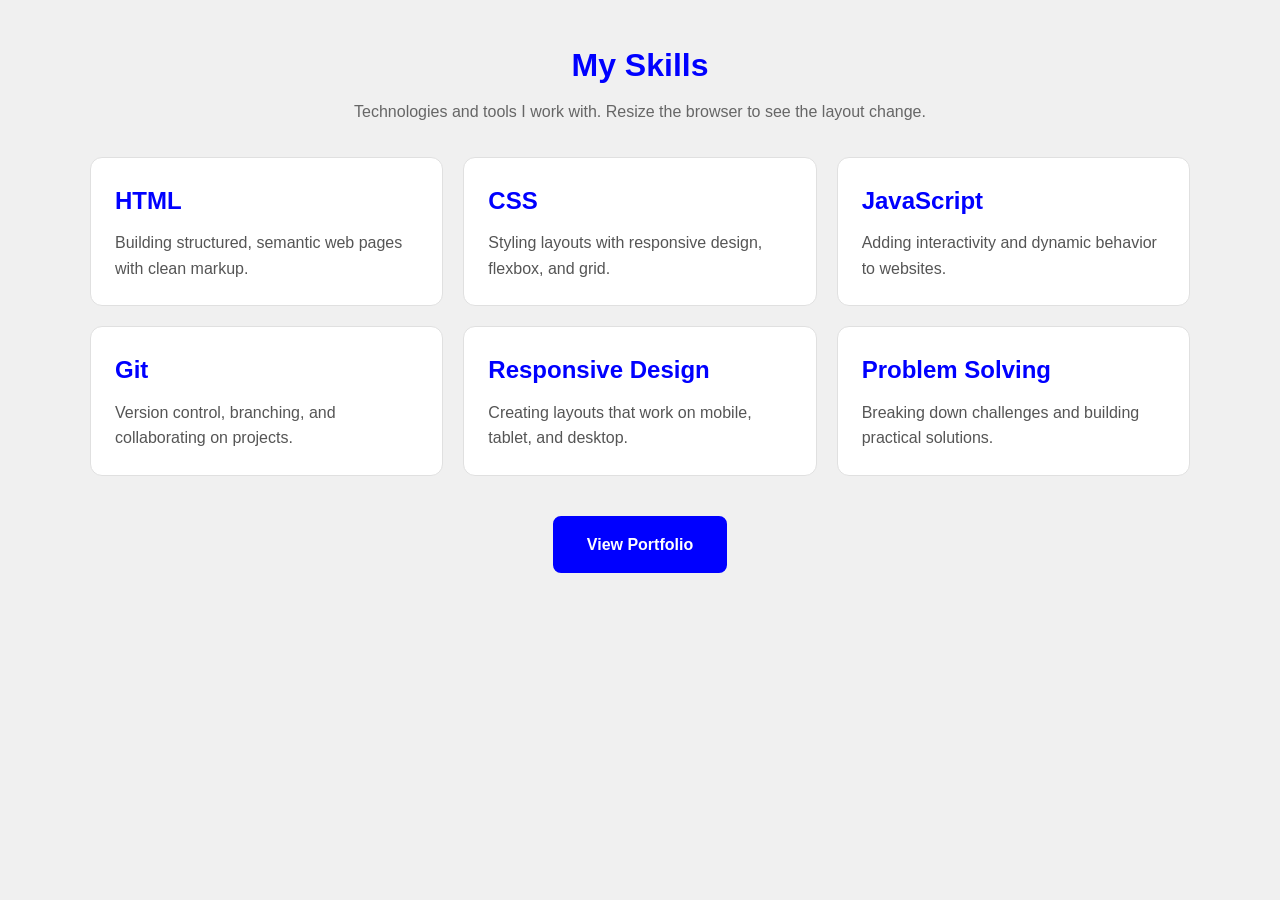
<file: skills.html>
<!DOCTYPE html>
<html lang="en">
<head>
    <meta charset="UTF-8">
    <meta name="viewport" content="width=device-width, initial-scale=1.0">
    <title>My Skills</title>
    <link rel="stylesheet" href="style.css">
</head>
<body class="skills-page">
    <header class="skills-header">
        <h1>My Skills</h1>
        <p>Technologies and tools I work with. Resize the browser to see the layout change.</p>
    </header>

    <main class="skills-container">
        <article class="skill-card">
            <h2>HTML</h2>
            <p>Building structured, semantic web pages with clean markup.</p>
        </article>

        <article class="skill-card">
            <h2>CSS</h2>
            <p>Styling layouts with responsive design, flexbox, and grid.</p>
        </article>

        <article class="skill-card">
            <h2>JavaScript</h2>
            <p>Adding interactivity and dynamic behavior to websites.</p>
        </article>

        <article class="skill-card">
            <h2>Git</h2>
            <p>Version control, branching, and collaborating on projects.</p>
        </article>

        <article class="skill-card">
            <h2>Responsive Design</h2>
            <p>Creating layouts that work on mobile, tablet, and desktop.</p>
        </article>

        <article class="skill-card">
            <h2>Problem Solving</h2>
            <p>Breaking down challenges and building practical solutions.</p>
        </article>
    </main>

    <div class="skills-actions">
        <a href="#" class="portfolio-btn">View Portfolio</a>
    </div>
</body>
</html>
</file>
<file: style.css>
* {
    box-sizing: border-box;
    margin: 0;
    padding: 0;
}

body {
    font-family: Arial, sans-serif;
    line-height: 1.6;
    color: #333;
    max-width: 600px;
    margin: 0 auto;
    padding: 2rem 1rem;
}

h1 {
    color: blue;
}

header {
    text-align: center;
    margin-bottom: 2rem;
}

header p {
    margin-top: 0.5rem;
    color: #666;
}

.contact-form {
    display: flex;
    flex-direction: column;
    gap: 1.25rem;
}

.form-group {
    display: flex;
    flex-direction: column;
    gap: 0.4rem;
}

label {
    font-weight: bold;
}

input,
textarea {
    padding: 0.6rem;
    border: 1px solid #ccc;
    border-radius: 4px;
    font-size: 1rem;
    font-family: inherit;
}

input:focus,
textarea:focus {
    outline: none;
    border-color: blue;
}

button {
    padding: 0.75rem 1.5rem;
    background-color: blue;
    color: white;
    border: none;
    border-radius: 4px;
    font-size: 1rem;
    cursor: pointer;
}

button:hover {
    background-color: #0000cc;
}

footer {
    margin-top: 3rem;
    padding-top: 1rem;
    border-top: 1px solid #eee;
    text-align: center;
    color: #666;
    font-size: 0.9rem;
}

.profile-page {
    box-sizing: border-box;
    max-width: none;
    margin: 0;
    padding: 40px 20px;
    background-color: #f0f0f0;
    min-height: 100vh;
}

.profile-card {
    box-sizing: border-box;
    max-width: 700px;
    margin: 0 auto;
    padding: 30px;
    background-color: #ffffff;
    border: 1px solid #e0e0e0;
    border-radius: 12px;
}

.profile-card section {
    margin-bottom: 24px;
}

.profile-card section:last-child {
    margin-bottom: 0;
}

.profile-header {
    text-align: center;
    padding-bottom: 20px;
    border-bottom: 1px solid #eee;
}

.profile-avatar {
    box-sizing: border-box;
    width: 80px;
    height: 80px;
    margin: 0 auto 16px;
    padding: 20px;
    border: 2px solid #e0e0e0;
    border-radius: 50%;
    background-color: blue;
    color: white;
    font-size: 1.75rem;
    font-weight: bold;
    line-height: 1;
}

.profile-header h1 {
    margin-bottom: 8px;
}

.profile-role {
    color: #666;
}

.profile-about h2,
.profile-details h2 {
    margin-bottom: 12px;
    color: blue;
}

.profile-details p {
    margin-bottom: 8px;
}

@keyframes fadeInUp {
    from {
        opacity: 0;
        transform: translateY(20px);
    }
    to {
        opacity: 1;
        transform: translateY(0);
    }
}

.skills-page {
    box-sizing: border-box;
    max-width: none;
    margin: 0;
    padding: 40px 20px;
    background-color: #f0f0f0;
    min-height: 100vh;
}

.skills-header {
    text-align: center;
    margin-bottom: 2rem;
    animation: fadeInUp 0.8s ease forwards;
}

.skills-container {
    display: grid;
    grid-template-columns: 1fr;
    gap: 20px;
    max-width: 1100px;
    margin: 0 auto;
}

.skill-card {
    box-sizing: border-box;
    padding: 24px;
    background-color: #ffffff;
    border: 1px solid #e0e0e0;
    border-radius: 12px;
    opacity: 0;
    animation: fadeInUp 0.6s ease forwards;
    transition: transform 0.4s ease, box-shadow 0.4s ease, border-color 0.4s ease;
}

.skill-card:nth-child(1) { animation-delay: 0.1s; }
.skill-card:nth-child(2) { animation-delay: 0.2s; }
.skill-card:nth-child(3) { animation-delay: 0.3s; }
.skill-card:nth-child(4) { animation-delay: 0.4s; }
.skill-card:nth-child(5) { animation-delay: 0.5s; }
.skill-card:nth-child(6) { animation-delay: 0.6s; }

.skill-card:hover {
    transform: translateY(-8px);
    border-color: blue;
    box-shadow: 0 12px 28px rgba(0, 0, 255, 0.18);
}

.skill-card h2 {
    margin-bottom: 10px;
    color: blue;
}

.skill-card p {
    color: #555;
}

.skills-actions {
    text-align: center;
    margin-top: 2.5rem;
    animation: fadeInUp 0.8s ease 0.7s forwards;
    opacity: 0;
}

.portfolio-btn {
    display: inline-block;
    padding: 0.85rem 2rem;
    background-color: blue;
    color: white;
    text-decoration: none;
    font-weight: bold;
    border-radius: 8px;
    border: 2px solid blue;
    transition: transform 0.3s ease, background-color 0.3s ease, box-shadow 0.3s ease, color 0.3s ease;
}

.portfolio-btn:hover {
    transform: scale(1.05) translateY(-2px);
    background-color: #ffffff;
    color: blue;
    box-shadow: 0 8px 20px rgba(0, 0, 255, 0.25);
}

.portfolio-btn:active {
    transform: scale(0.98);
}

@media (min-width: 768px) {
    .skills-container {
        grid-template-columns: repeat(2, 1fr);
    }
}

@media (min-width: 1024px) {
    .skills-container {
        grid-template-columns: repeat(3, 1fr);
    }
}
</file>
